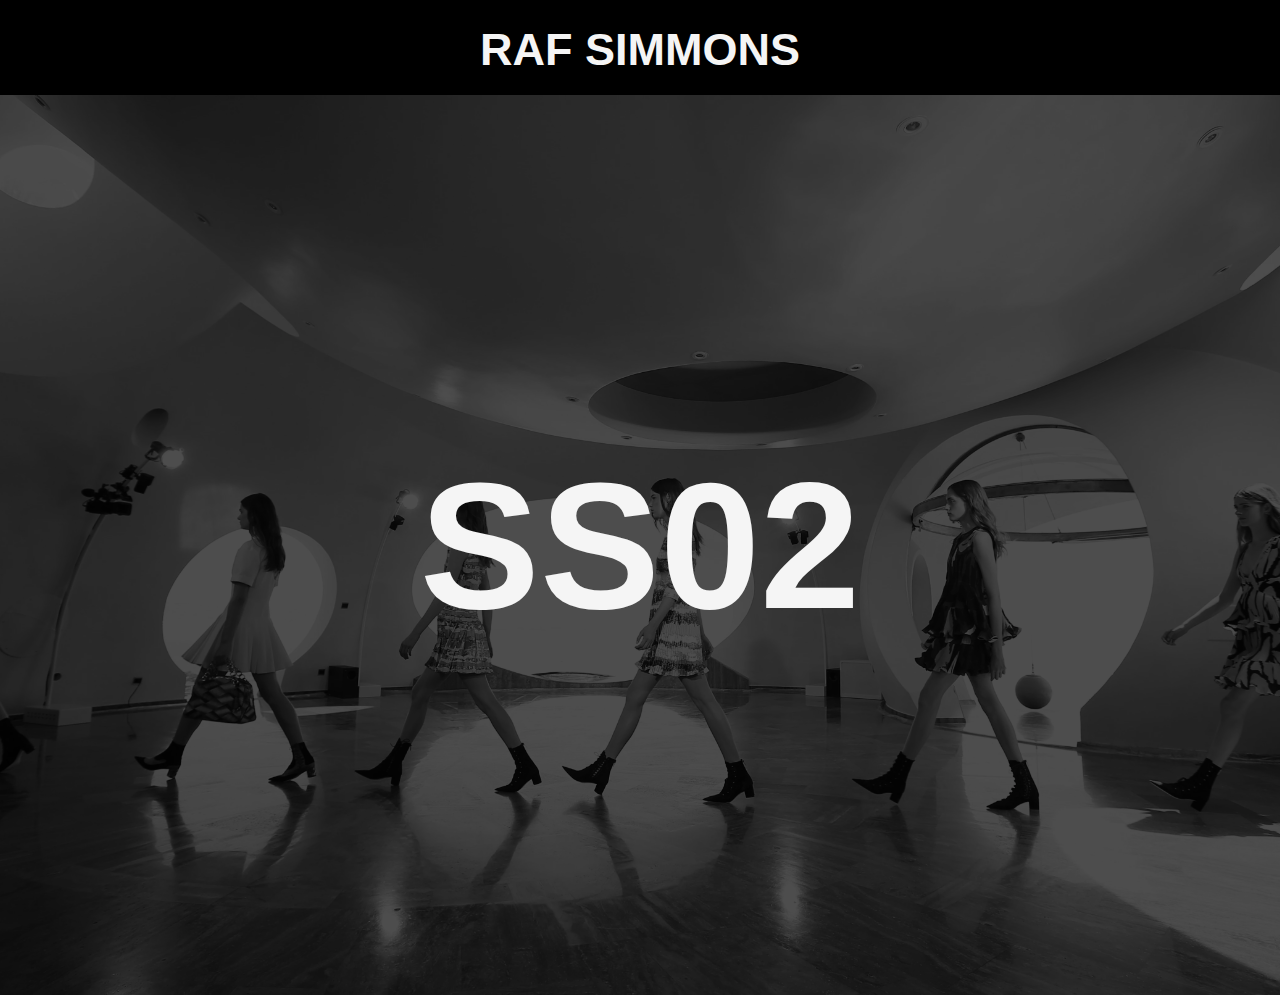
<file: index.html>
<!DOCTYPE html>
<html lang="en">
<head>
    <meta charset="UTF-8">
    <meta name="viewport" content="width=device-width, initial-scale=1.0">
    <title>Raf Simmons</title>
    <link rel="stylesheet" href="./style.css">
</head>
<body>
    <div class="header">
        <div class="logo">RAF SIMMONS</div>
    </div>
    <div class="content">
        <img class="banner" src="./img/rafdior.webp">
        <div class="szn">SS02</div>
    </div>
</body>
</html>
</file>
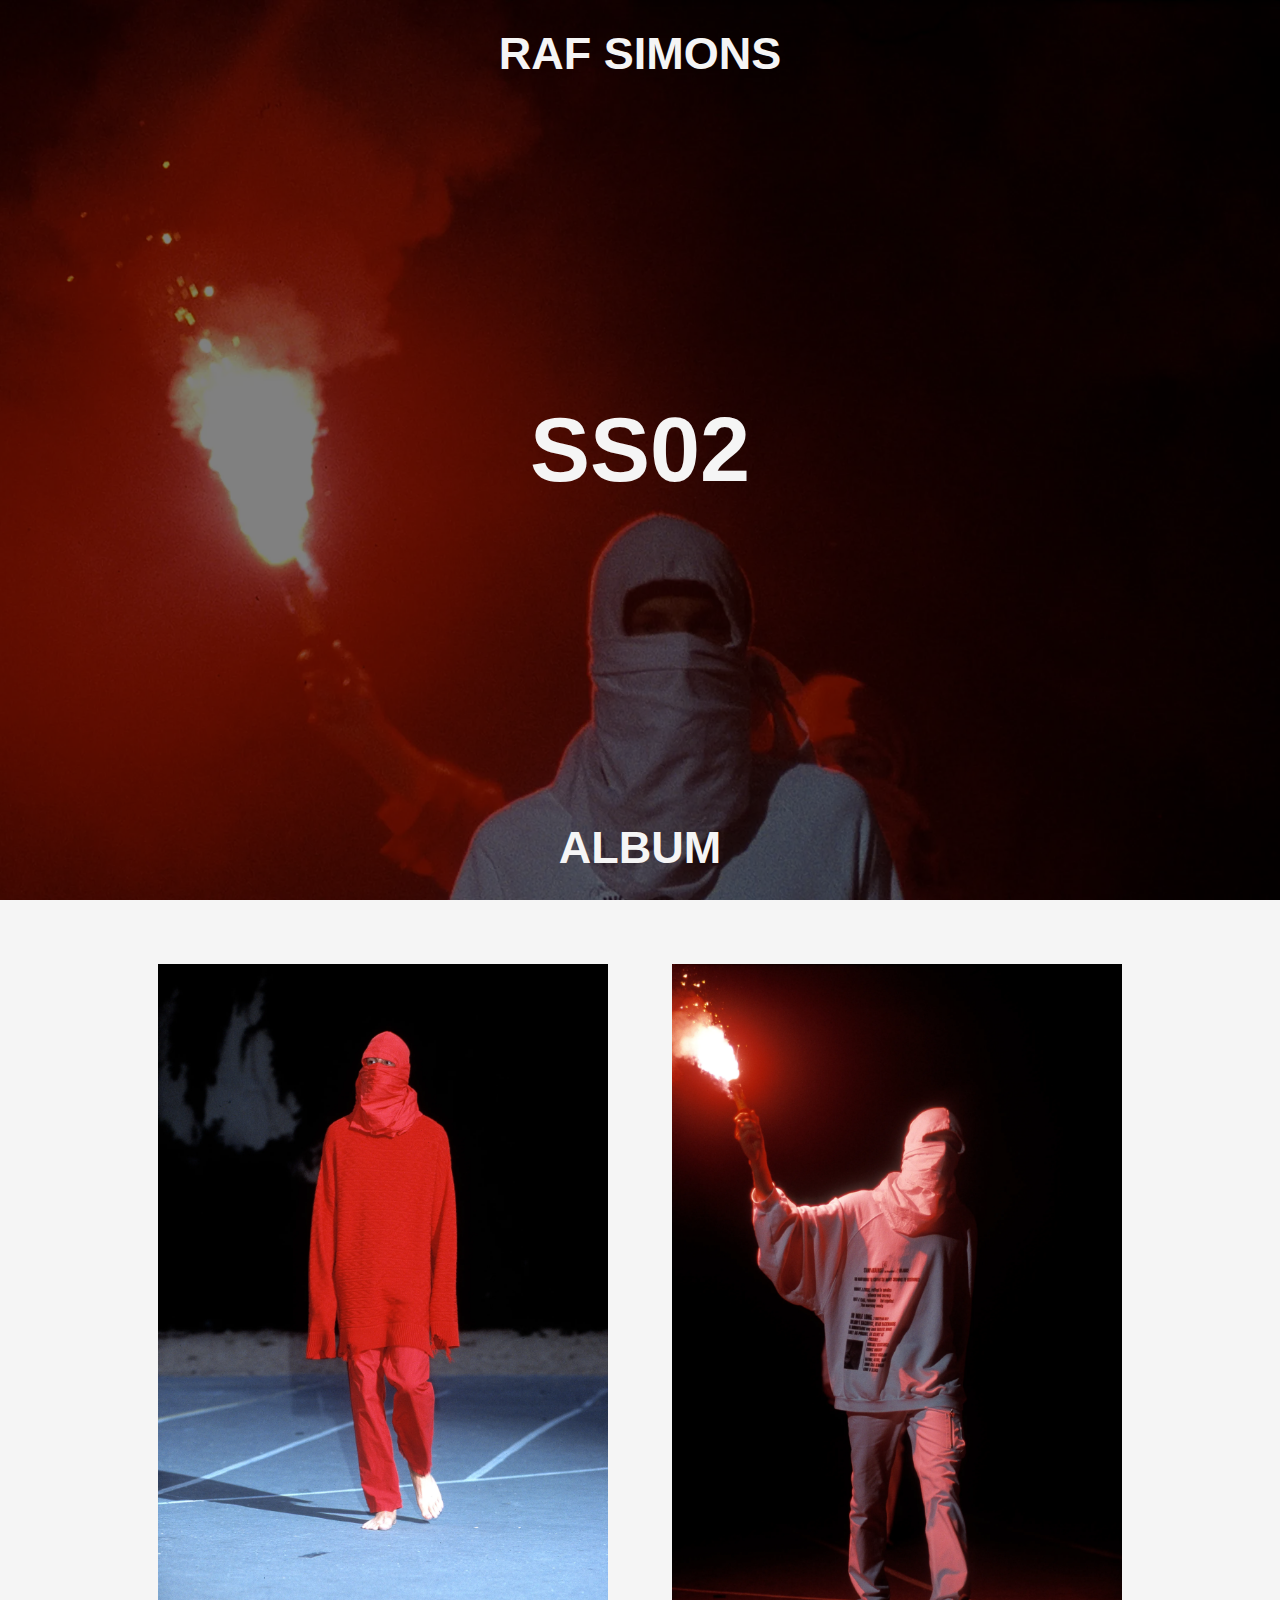
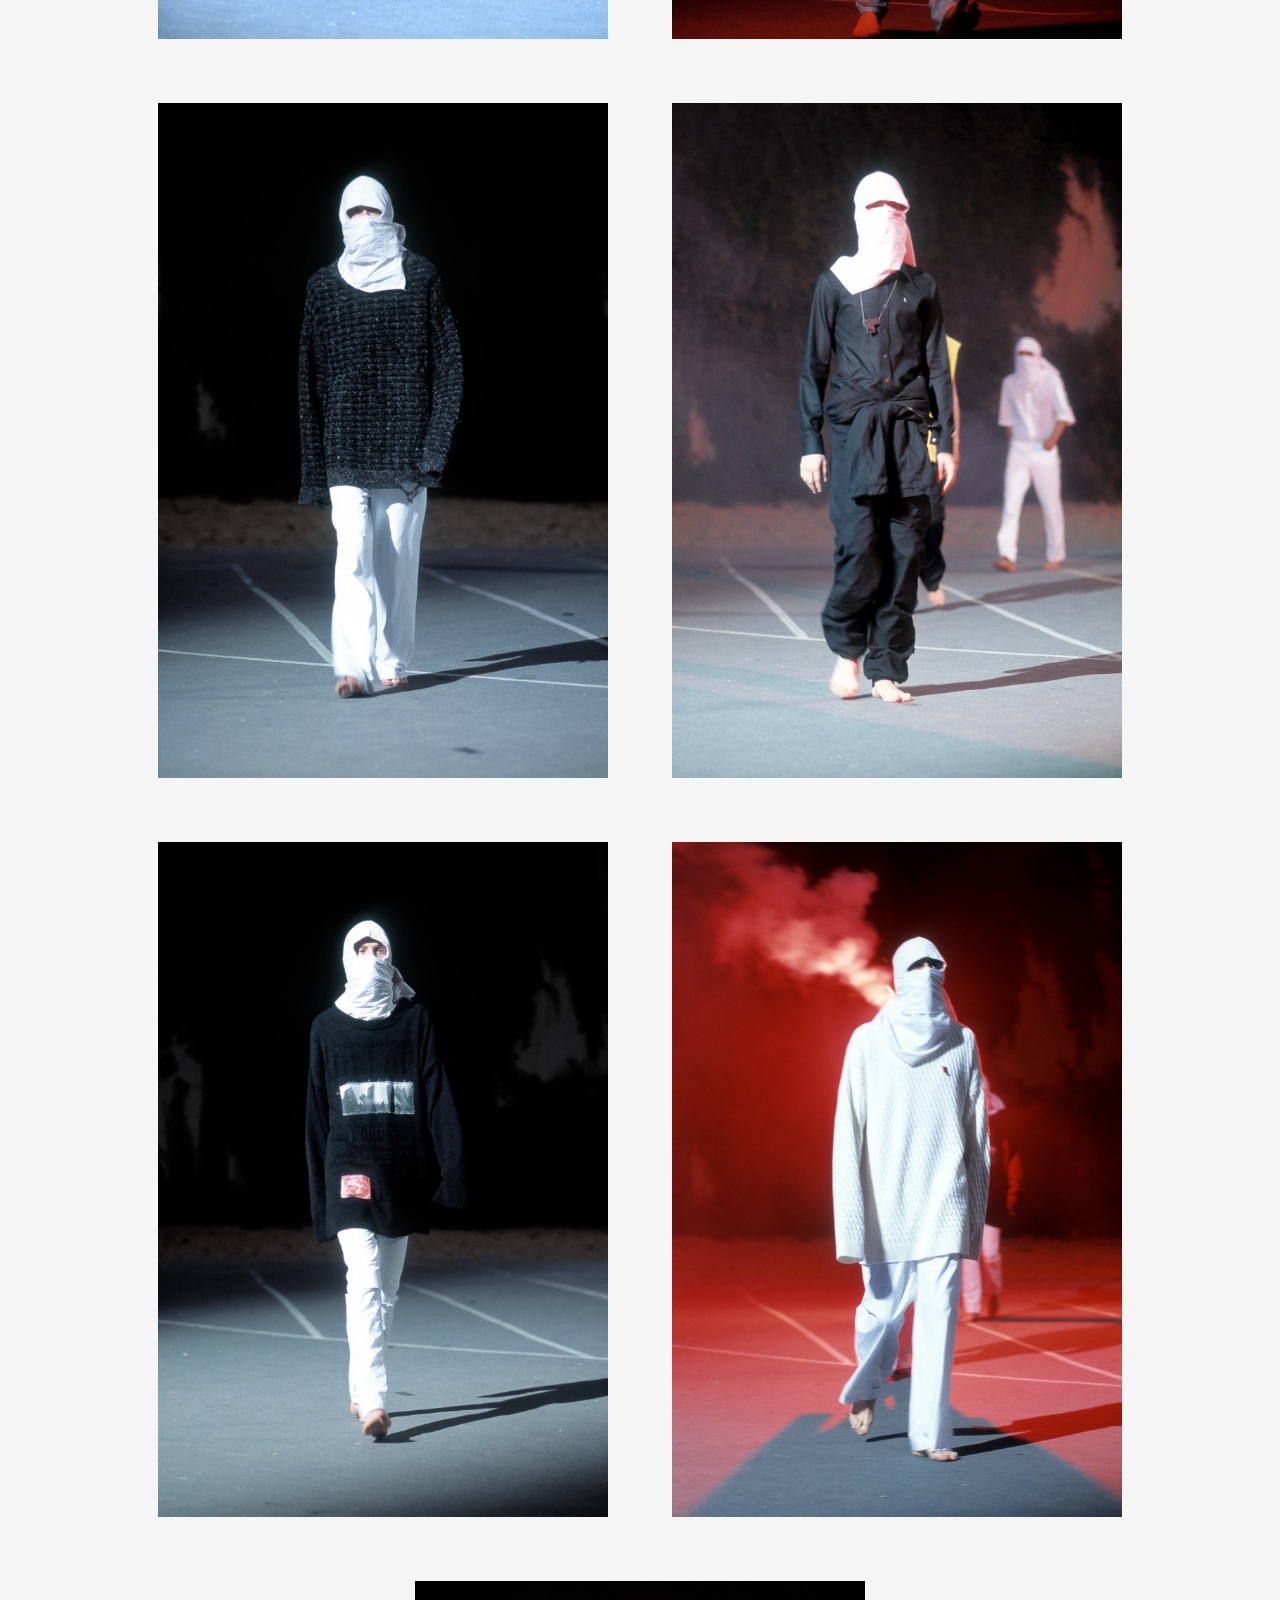
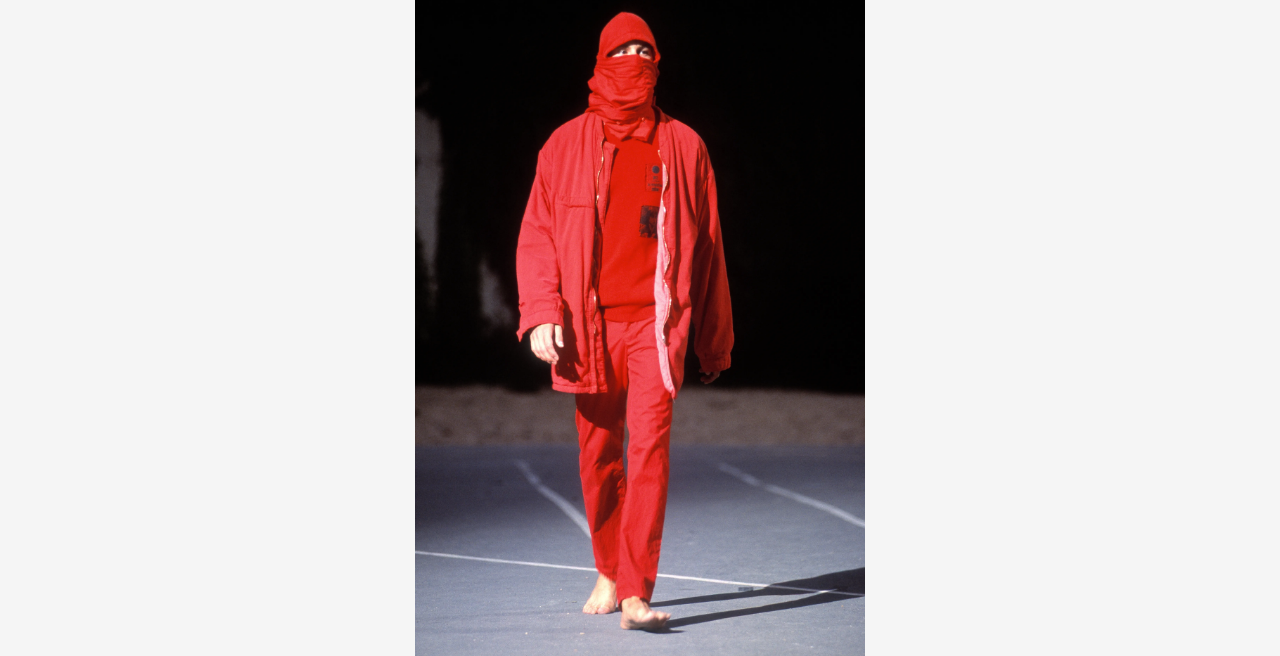
<file: pages/ss02.html>
<!DOCTYPE html>
<html lang="en">
<head>
    <meta charset="UTF-8">
    <meta name="viewport" content="width=device-width, initial-scale=1.0">
    <title>Spring Summer 2002</title>
    <link rel="stylesheet" href="../style.css">
    <script src="../script.js" defer></script>
</head>
<body>
    <div class="intro">
        <img class="widepic" src="../img/rafheader.webp">
        <div class="title2"><a href="../index.html">RAF SIMONS</a></div>
        <div class="szn2">SS02</div>
        <div class="arrow">ALBUM</div>
    </div>
    <div class="models">
        <img class="model" src="../img/redmf.webp">
        <img class="model" src="../img/flaremf.webp">
        <img class="model" src="../img/other1.webp">
        <img class="model" src="../img/other2.webp">
        <img class="model" src="../img/other3.webp">
        <img class="model" src="../img/other4.webp">
        <img class="model" src="../img/other5.webp">
    </div>
</body>
</html>
</file>
<file: style.css>
@import url('https://fonts.cdnfonts.com/css/helvetica-neue-5');

body {
    font-family: 'Helvetica Neue', sans-serif;
    margin: 0;
    height: 100vh;
    background-color: black;
    color: whitesmoke;
}

.header {
    padding: 1.5em;
    text-align: center;
}

.logo {
    font-weight: bolder;
    font-size: 5vh;
    margin-bottom: -5px;
}

.banner {
    width: 100%;
    height: 100vh;
    opacity: 0.3;
    object-fit: cover;
}

.content {
    position: relative;
    text-align: center;
    display: flex;
}

.szn {
    position: absolute;
    top: 50%;
    left: 50%;
    transform: translate(-50%, -50%);
    font-weight: bolder;
    font-size: 20vh;
}

.szn a:hover {
    color: #c6c6c6;
}

.title2 a:hover {
    color: #c6c6c6;
}

a {
    text-decoration: none;
    color: whitesmoke;
}

.model {
    height: 75vh;
    width: auto;
}

.intro {
    position: relative;
    text-align: center;
    display: flex;
}

.widepic {
    width: 100%;
    height: 100vh;
    object-fit: cover;
    opacity: 0.5;
}

.szn2 {
    position: absolute;
    top: 50%;
    left: 50%;
    transform: translate(-50%, -50%);
    font-weight: bolder;
    font-size: 10vh;
}

.title2 {
    font-weight: bolder;
    font-size: 5vh;
    position: absolute;
    top: 1.2em;
    left: 50%;
    transform: translate(-50%, -50%);
}

.models {
    display: flex;
    flex-wrap: wrap;
    justify-content: center;
    gap: 4em;
    background-color: whitesmoke;
    padding-top: 4em;
}

.arrow {
    font-weight: bolder;
    font-size: 5vh;
    position: absolute;
    bottom: 0;
    left: 50%;
    transform: translate(-50%, -50%);
}
</file>
